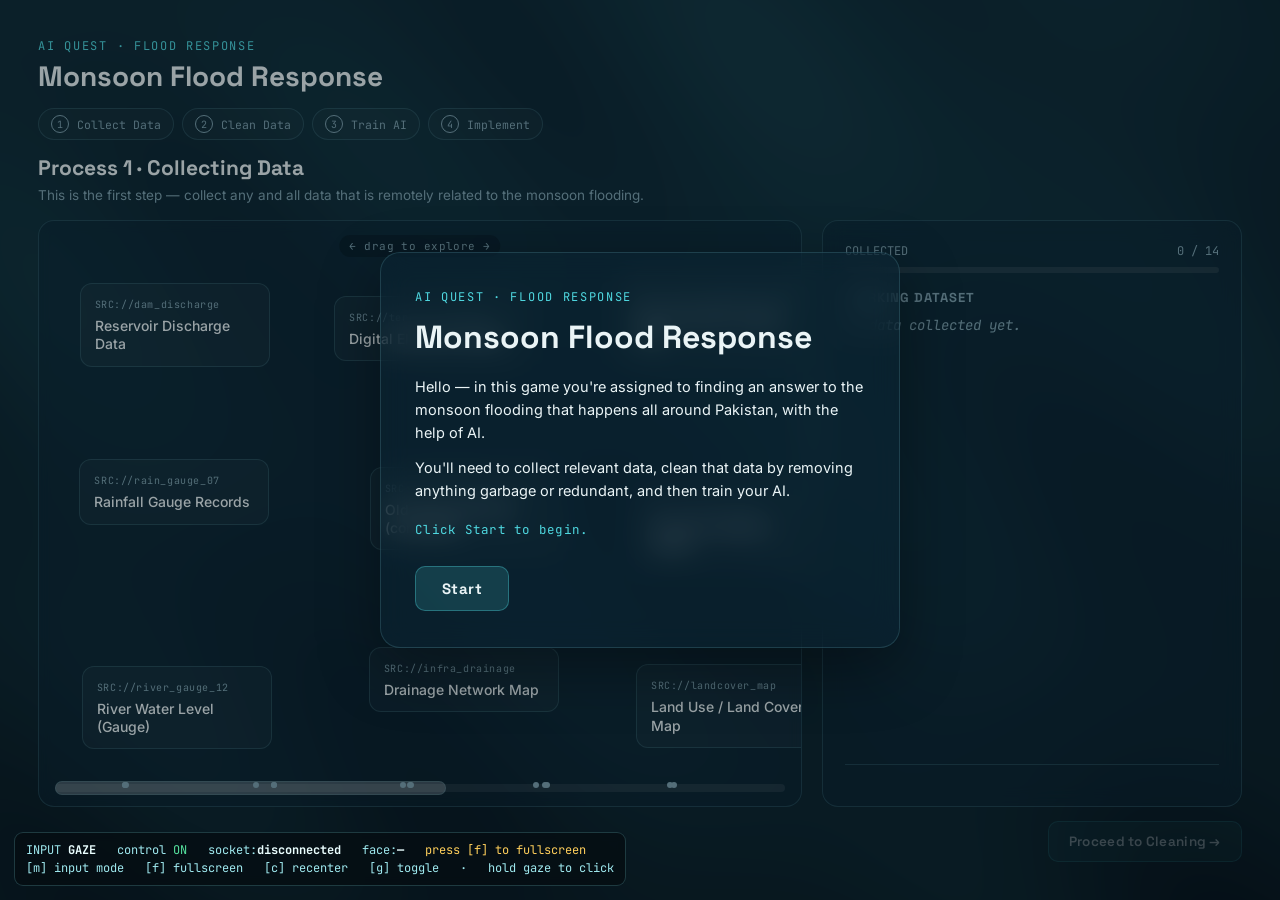
<file: game/workingGameTemplate/index.html>
<!DOCTYPE html>
<html lang="en">
<head>
<meta charset="UTF-8" />
<meta name="viewport" content="width=device-width, initial-scale=1.0" />
<title>Flood Response AI Quest</title>
<link rel="preconnect" href="https://fonts.googleapis.com">
<link rel="preconnect" href="https://fonts.gstatic.com" crossorigin>
<link href="https://fonts.googleapis.com/css2?family=Space+Grotesk:wght@500;700&family=Inter:wght@400;500;600&family=JetBrains+Mono:wght@400;500&display=swap" rel="stylesheet">
<link rel="stylesheet" href="styles.css">
</head>
<body>

<canvas id="bg-canvas"></canvas>

<!-- ============ INTRO / GREETING OVERLAY ============ -->
<div id="intro-overlay">
  <div id="intro-card">
    <span class="eyebrow">AI Quest &middot; Flood Response</span>
    <h1>Monsoon Flood Response</h1>
    <p>Hello — in this game you're assigned to finding an answer to the monsoon flooding that happens all around Pakistan, with the help of AI.</p>
    <p>You'll need to collect relevant data, clean that data by removing anything garbage or redundant, and then train your AI.</p>
    <p class="intro-cta-line">Click Start to begin.</p>
    <button id="start-btn">Start</button>
  </div>
</div>

<div class="app">
  <header>
    <span class="eyebrow">AI Quest &middot; Flood Response</span>
    <h1>Monsoon Flood Response</h1>
  </header>

  <!-- ============ PROCESS STEPPER ============ -->
  <ol id="stepper">
    <li class="step" data-stage="collect"><span class="step-num">1</span><span class="step-label">Collect Data</span></li>
    <li class="step" data-stage="clean"><span class="step-num">2</span><span class="step-label">Clean Data</span></li>
    <li class="step" data-stage="train"><span class="step-num">3</span><span class="step-label">Train AI</span></li>
    <li class="step" data-stage="implement"><span class="step-num">4</span><span class="step-label">Implement</span></li>
  </ol>

  <main>
    <!-- ============ PROCESS 1: COLLECT DATA ============ -->
    <section id="stage-collect" class="stage active">
      <div class="stage-intro">
        <h2>Process 1 &middot; Collecting Data</h2>
        <p class="stage-desc">This is the first step — collect any and all data that is remotely related to the monsoon flooding.</p>
      </div>

      <div class="stage-body">
        <section id="grid-panel" aria-label="Explorable field of data sources">
          <div id="world"></div>
          <div id="minimap"><div id="minimap-thumb"></div></div>
          <div class="pan-hint" id="pan-hint">← drag to explore →</div>
        </section>

        <aside id="sidebar" aria-label="Collected data log">
          <div id="progress-label">
            <span>COLLECTED</span>
            <span id="progress-count">0 / 0</span>
          </div>
          <div id="progress-track"><div id="progress-fill"></div></div>
          <h2 id="log-title">Working Dataset</h2>
          <ul id="collected-list">
            <li id="empty-hint" class="plain">No data collected yet.</li>
          </ul>
          <div id="status-line"></div>
        </aside>
      </div>

      <div class="stage-nav">
        <button id="to-clean-btn" class="proceed-btn" disabled>Proceed to Cleaning →</button>
      </div>
    </section>

    <!-- ============ PROCESS 2: CLEAN DATA ============ -->
    <section id="stage-clean" class="stage">
      <div class="stage-intro">
        <h2>Process 2 &middot; Cleaning the Data</h2>
        <p class="stage-desc">Now that the data is collected, clean it — keep only what's relevant, and cut anything garbage or redundant.</p>
      </div>

      <div class="stage-body single-panel">
        <div id="clean-panel">
          <p id="clean-summary" class="hint"></p>
          <div id="clean-grid"></div>
        </div>
      </div>

      <div class="stage-nav">
        <button id="to-train-btn" class="proceed-btn" disabled>Proceed to Training →</button>
      </div>
    </section>

    <!-- ============ PROCESS 3: TRAIN THE AI ============ -->
    <section id="stage-train" class="stage">
      <div class="stage-intro">
        <h2>Process 3 &middot; Train the AI</h2>
        <p class="stage-desc">Now that the data is clean and accurate, we can train our AI.</p>
      </div>

      <div class="stage-body single-panel">
        <div id="train-panel">
          <p id="train-summary" class="hint"></p>
          <button id="train-btn" class="proceed-btn">Train Model</button>
          <div id="train-result"></div>
        </div>
      </div>

      <div class="stage-nav">
        <button id="to-implement-btn" class="proceed-btn" disabled>Proceed to Implementation →</button>
      </div>
    </section>

    <!-- ============ PROCESS 4: IMPLEMENT ============ -->
    <section id="stage-implement" class="stage">
      <div class="stage-intro">
        <h2>Process 4 &middot; Implement</h2>
        <p class="stage-desc">Now implement the AI to find a solution to the monsoon flooding problem.</p>
      </div>

      <div class="stage-body single-panel">
        <div id="implement-panel">
          <div id="implement-content"></div>
        </div>
      </div>

      <div class="stage-nav">
        <button id="back-to-clean-btn" class="proceed-btn ghost">← Back to Cleaning</button>
        <button id="restart-btn" class="proceed-btn">Restart Game</button>
      </div>
    </section>
  </main>
</div>

<script src="main.js"></script>
<!-- Input layer before the client that consumes it. -->
<script src="input-manager.js?v=2"></script>
<script src="gaze-client.js?v=3"></script>
</body>
</html>
</file>
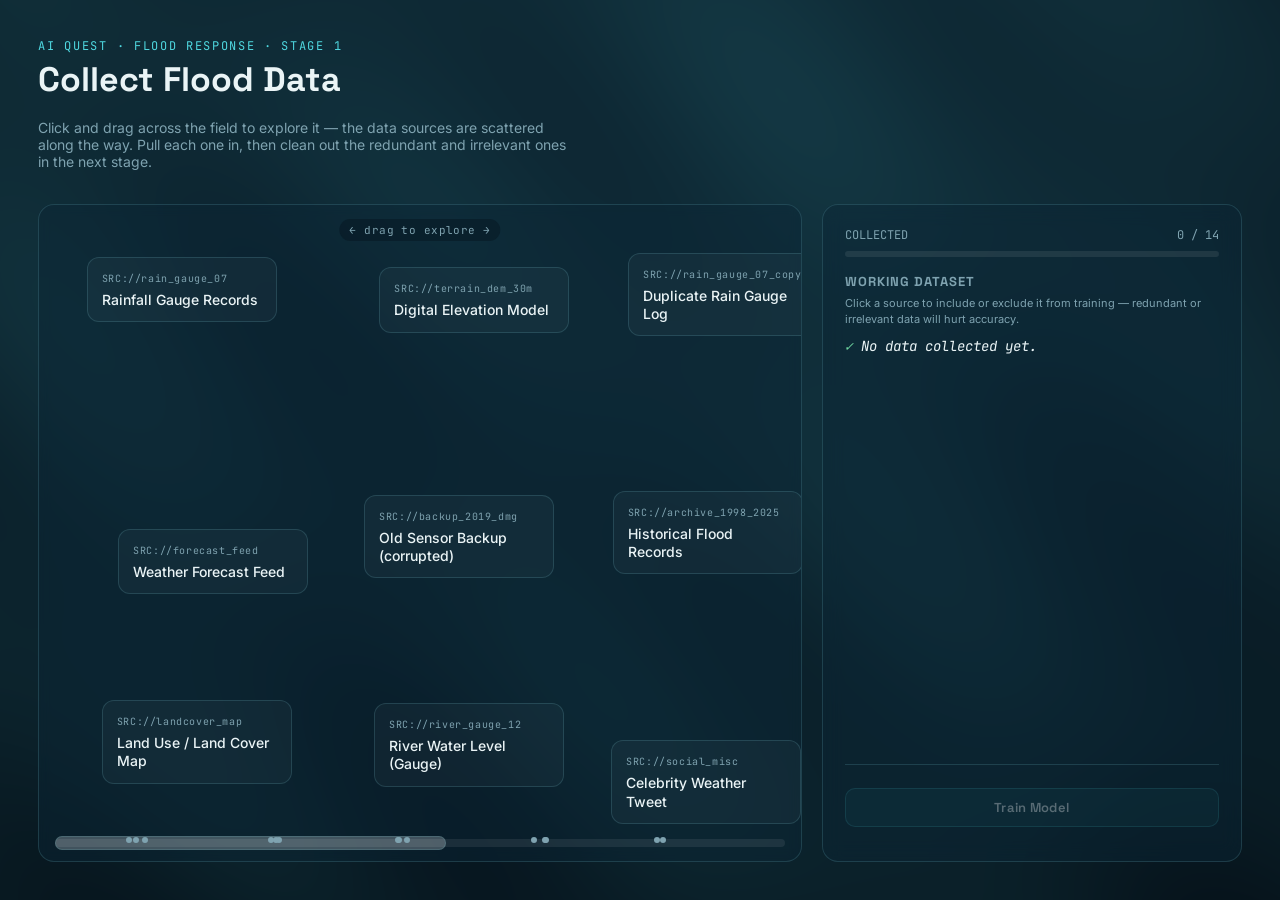
<file: gaze-detection/KPITB-Internship-jibran-KPITB/KPITB-Internship-jibran-KPITB/workingGameTemplate/index.html>
<!DOCTYPE html>
<html lang="en">
<head>
<meta charset="UTF-8" />
<meta name="viewport" content="width=device-width, initial-scale=1.0" />
<title>Flood Response AI Quest — Stage 1: Data Collection</title>
<link rel="preconnect" href="https://fonts.googleapis.com">
<link rel="preconnect" href="https://fonts.gstatic.com" crossorigin>
<link href="https://fonts.googleapis.com/css2?family=Space+Grotesk:wght@500;700&family=Inter:wght@400;500;600&family=JetBrains+Mono:wght@400;500&display=swap" rel="stylesheet">
<link rel="stylesheet" href="styles.css">
</head>
<body>

<canvas id="bg-canvas"></canvas>

<div class="app">
  <header>
    <span class="eyebrow">AI Quest &middot; Flood Response &middot; Stage 1</span>
    <h1>Collect Flood Data</h1>
    <p class="subtitle">Click and drag across the field to explore it — the data sources are scattered along the way. Pull each one in, then clean out the redundant and irrelevant ones in the next stage.</p>
  </header>

  <main>
    <section id="grid-panel" aria-label="Explorable field of data sources">
      <div id="world"></div>
      <div id="minimap"><div id="minimap-thumb"></div></div>
      <div class="pan-hint" id="pan-hint">← drag to explore →</div>
    </section>

    <aside id="sidebar" aria-label="Collected data log">
      <div id="progress-label">
        <span>COLLECTED</span>
        <span id="progress-count">0 / 0</span>
      </div>
      <div id="progress-track"><div id="progress-fill"></div></div>
      <h2 id="log-title">Working Dataset</h2>
      <p class="hint">Click a source to include or exclude it from training — redundant or irrelevant data will hurt accuracy.</p>
      <ul id="collected-list">
        <li id="empty-hint" style="list-style:none;background:none;border:none;padding:0;">No data collected yet.</li>
      </ul>
      <div id="status-line"></div>
      <button id="train-btn" disabled>Train Model</button>
      <div id="train-result"></div>
    </aside>
  </main>
</div>

<script src="main.js"></script>
</body>
</html>
</file>
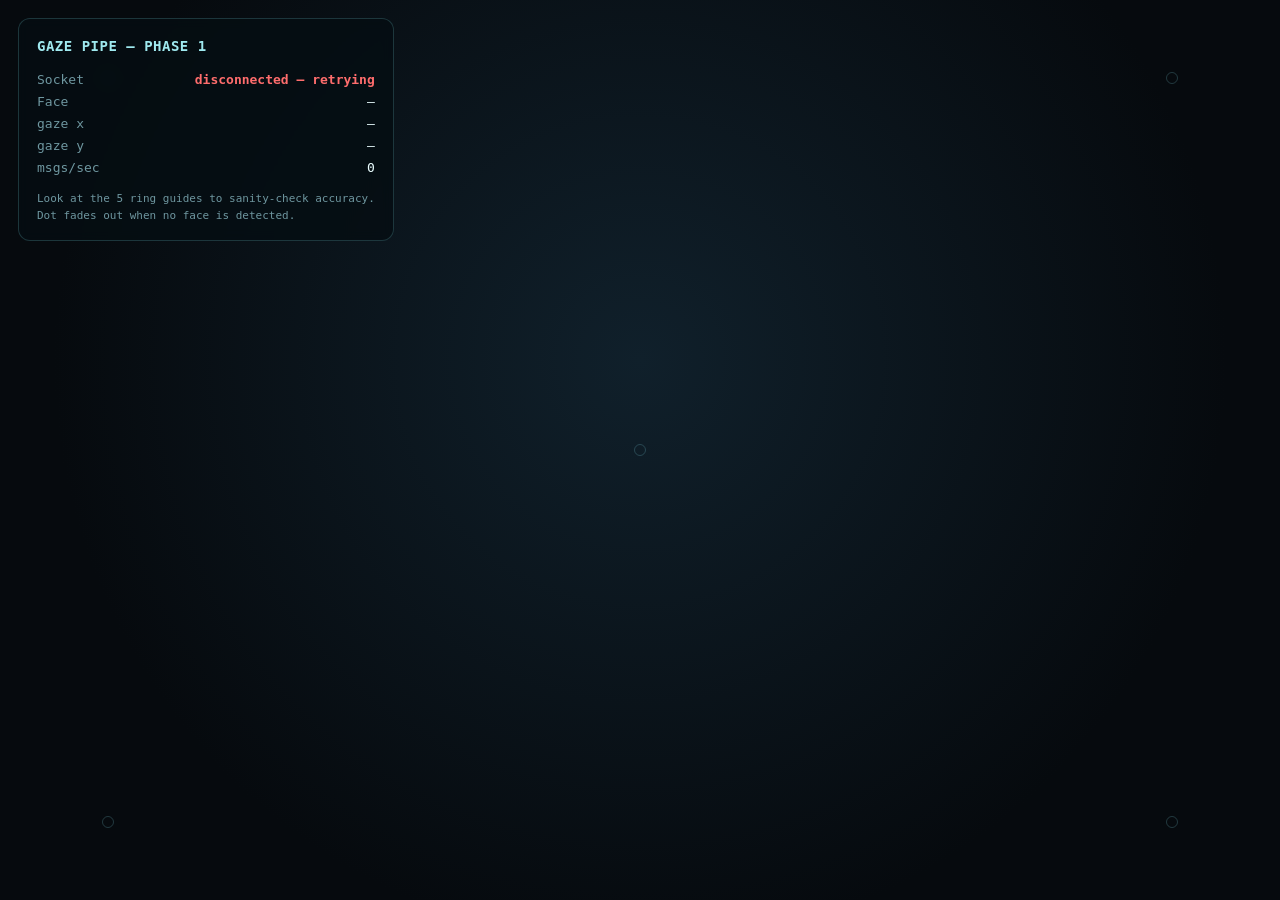
<file: gaze-detection/gaze_test.html>
<!DOCTYPE html>
<html lang="en">
<head>
<meta charset="UTF-8" />
<meta name="viewport" content="width=device-width, initial-scale=1.0" />
<title>Gaze Pipe Test — Phase 1</title>
<style>
  :root { color-scheme: dark; }
  * { box-sizing: border-box; }
  html, body { margin: 0; height: 100%; overflow: hidden;
    background: radial-gradient(circle at 50% 40%, #10202b, #060a0e 70%);
    font-family: "JetBrains Mono", ui-monospace, Consolas, monospace; color: #cfe8ec; }

  /* The gaze dot */
  #dot {
    position: fixed; top: 0; left: 0; width: 46px; height: 46px;
    margin: -23px 0 0 -23px; border-radius: 50%;
    border: 2px solid rgba(120, 240, 245, 0.9);
    background: radial-gradient(circle, rgba(120,240,245,0.55), rgba(120,240,245,0.05) 70%);
    box-shadow: 0 0 22px 6px rgba(80, 220, 230, 0.35);
    pointer-events: none; transition: opacity .15s;
    /* transform is set from JS; keep it snappy */
  }
  #dot.lost { opacity: 0; }

  /* crosshair center */
  #dot::after { content:""; position:absolute; inset:50% auto auto 50%;
    width:4px; height:4px; margin:-2px 0 0 -2px; border-radius:50%; background:#eafeff; }

  /* HUD */
  #hud {
    position: fixed; top: 18px; left: 18px; z-index: 10;
    background: rgba(6, 14, 19, 0.82); border: 1px solid rgba(90, 160, 170, 0.28);
    border-radius: 12px; padding: 16px 18px; min-width: 250px;
    backdrop-filter: blur(6px); font-size: 13px; line-height: 1.7;
  }
  #hud h1 { margin: 0 0 10px; font-size: 14px; letter-spacing: .5px;
    color: #9fe9ef; font-weight: 700; }
  .row { display: flex; justify-content: space-between; gap: 20px; }
  .k { color: #6f97a0; } .v { color: #eafeff; }
  #status { font-weight: 700; }
  .ok  { color: #56e39f; } .warn { color: #ffcf5c; } .err { color: #ff6d6d; }
  #hint { margin-top: 12px; font-size: 11px; color: #6f97a0; line-height: 1.5; }

  /* faint corner + center guides so you can judge accuracy */
  .guide { position: fixed; width: 12px; height: 12px; border: 1px solid rgba(120,200,210,.25);
    border-radius: 50%; pointer-events: none; }
  .g-tl{top:8%;left:8%}.g-tr{top:8%;right:8%}.g-bl{bottom:8%;left:8%}
  .g-br{bottom:8%;right:8%}.g-c{top:50%;left:50%;margin:-6px 0 0 -6px}
</style>
</head>
<body>
  <div class="guide g-tl"></div><div class="guide g-tr"></div>
  <div class="guide g-bl"></div><div class="guide g-br"></div><div class="guide g-c"></div>

  <div id="dot" class="lost"></div>

  <div id="hud">
    <h1>GAZE PIPE — PHASE 1</h1>
    <div class="row"><span class="k">Socket</span><span class="v" id="status">connecting…</span></div>
    <div class="row"><span class="k">Face</span><span class="v" id="face">—</span></div>
    <div class="row"><span class="k">gaze x</span><span class="v" id="gx">—</span></div>
    <div class="row"><span class="k">gaze y</span><span class="v" id="gy">—</span></div>
    <div class="row"><span class="k">msgs/sec</span><span class="v" id="rate">0</span></div>
    <div id="hint">Look at the 5 ring guides to sanity-check accuracy.<br>
      Dot fades out when no face is detected.</div>
  </div>

<script>
  const WS_URL = "ws://localhost:8765";

  const dot    = document.getElementById("dot");
  const elStat = document.getElementById("status");
  const elFace = document.getElementById("face");
  const elGX   = document.getElementById("gx");
  const elGY   = document.getElementById("gy");
  const elRate = document.getElementById("rate");

  let msgCount = 0;
  setInterval(() => { elRate.textContent = msgCount; msgCount = 0; }, 1000);

  function setStatus(text, cls) { elStat.textContent = text; elStat.className = "v " + cls; }

  function connect() {
    setStatus("connecting…", "warn");
    const ws = new WebSocket(WS_URL);

    ws.onopen = () => setStatus("connected", "ok");

    ws.onmessage = (ev) => {
      msgCount++;
      let m;
      try { m = JSON.parse(ev.data); } catch { return; }
      if (m.type !== "gaze") return;

      if (m.ok) {
        elFace.textContent = "detected";  elFace.className = "v ok";
        elGX.textContent = m.x.toFixed(3);
        elGY.textContent = m.y.toFixed(3);
        // Map normalized [0,1] → viewport pixels. (Fullscreen the tab for the
        // truest mapping — calibration was done against the whole screen.)
        const px = m.x * window.innerWidth;
        const py = m.y * window.innerHeight;
        dot.style.transform = `translate(${px}px, ${py}px)`;
        dot.classList.remove("lost");
      } else {
        elFace.textContent = "no face / out of zone"; elFace.className = "v warn";
        dot.classList.add("lost");
      }
    };

    ws.onclose = () => {
      setStatus("disconnected — retrying", "err");
      dot.classList.add("lost");
      setTimeout(connect, 1000);   // auto-reconnect (e.g. after restarting the server)
    };
    ws.onerror = () => ws.close();
  }

  connect();
</script>
</body>
</html>
</file>
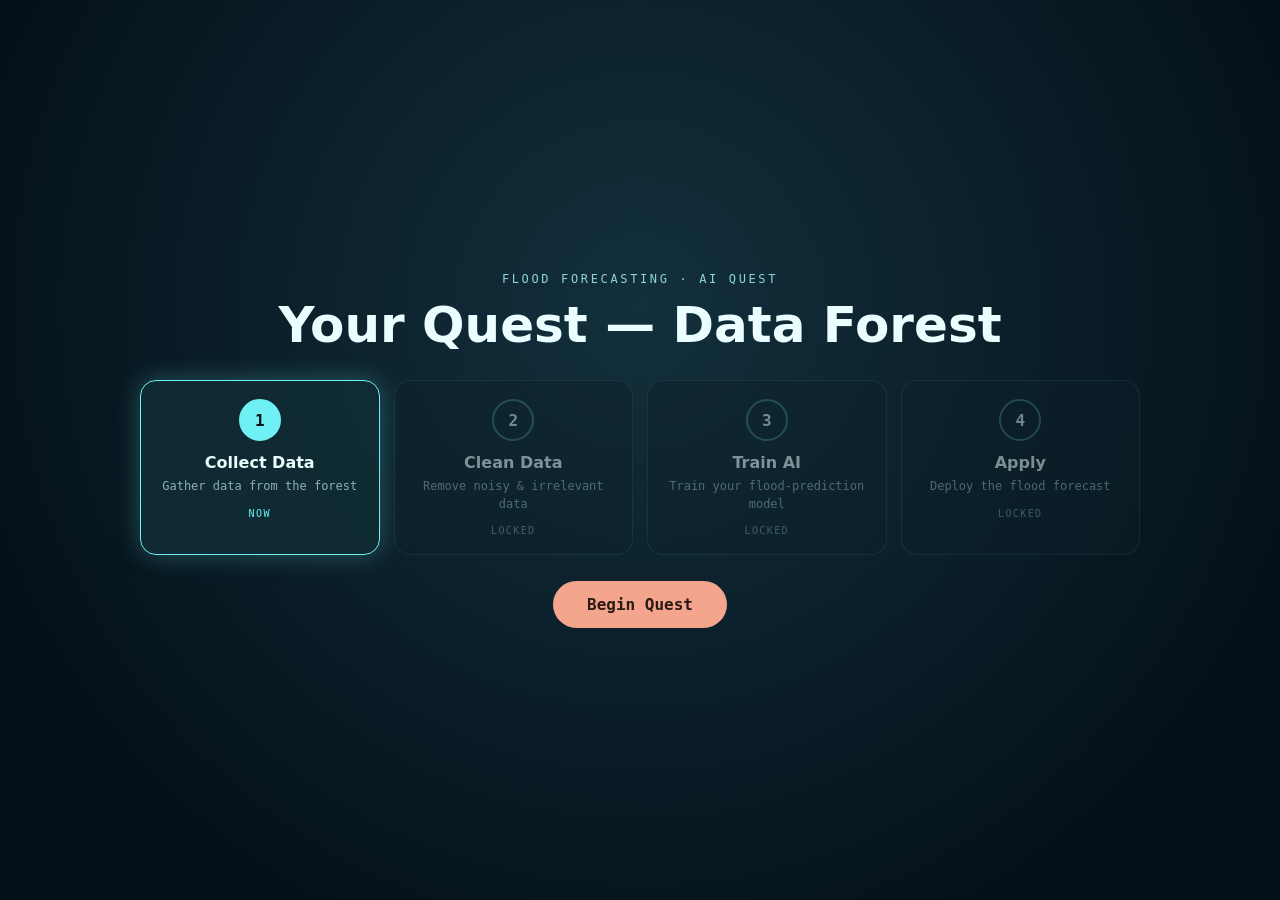
<file: game/workingGameTemplate/forest.html>
<!DOCTYPE html>
<html lang="en">
<head>
<meta charset="UTF-8" />
<meta name="viewport" content="width=device-width, initial-scale=1.0" />
<title>Data Forest — 3D (Phase 3)</title>
<style>
  html, body { margin: 0; height: 100%; overflow: hidden; background: #0a1a20;
    font-family: ui-monospace, "Cascadia Code", Consolas, monospace; color: #dcebed; }
  #app { position: fixed; inset: 0; display: block; }
  #loading { position: fixed; inset: 0; display: grid; place-items: center; z-index: 10;
    background: radial-gradient(circle at 50% 40%, #123, #06121a); transition: opacity .5s; }
  #loading.done { opacity: 0; pointer-events: none; }
  #loading .box { text-align: center; }
  #loading .bar { width: 240px; height: 4px; background: rgba(255,255,255,.12); border-radius: 3px;
    margin: 14px auto 0; overflow: hidden; }
  #loading .fill { height: 100%; width: 0%; background: #4fd8e0; transition: width .2s; }
  #loading .lbl { font-size: 13px; letter-spacing: .1em; text-transform: uppercase; color: #8fb8c0; }
  #hud { position: fixed; bottom: 14px; left: 14px; z-index: 5; font-size: 12px; line-height: 1.6;
    background: rgba(6,14,19,.72); border: 1px solid rgba(90,160,170,.3); border-radius: 9px;
    padding: 9px 12px; pointer-events: none; white-space: pre; }
  #hud b { color: #6ff0f5; }
</style>
<script type="importmap">
{
  "imports": {
    "three": "./vendor/three/three.module.min.js"
  }
}
</script>
</head>
<body>
  <canvas id="app"></canvas>
  <div id="hud">DATA FOREST · Phase 3\n<b>drag</b> to orbit  ·  <b>scroll</b> to zoom</div>
  <div id="loading"><div class="box">
    <div class="lbl">Loading forest…</div>
    <div class="bar"><div class="fill" id="load-fill"></div></div>
  </div></div>
  <!-- Input layer first: a classic script runs before the deferred module, so
       window.GameInput exists by the time forest.js starts. -->
  <script src="input-manager.js?v=2"></script>
  <script type="module" src="forest.js?v=5"></script>
  <script src="quest.js?v=3"></script>
</body>
</html>
</file>
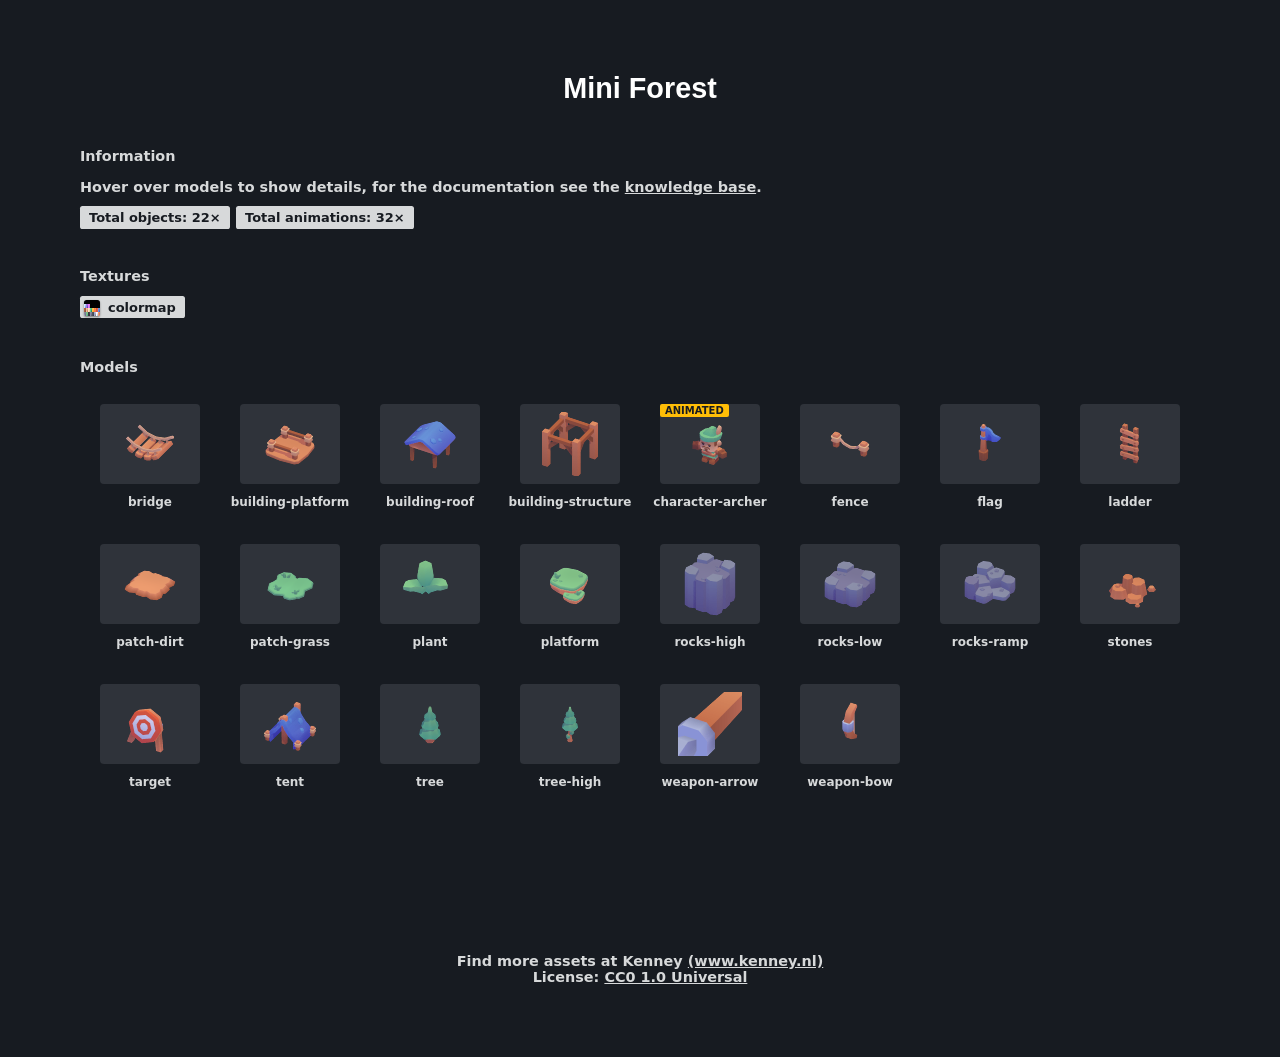
<file: game/assets/kennye'sMiniforest/Overview.html>
<!doctype html>

<html lang="en">
<head>
	<meta charset="utf-8">

	<title>Mini Forest</title>
	
	<meta name="description" content="Game assets overview">
	<meta name="author" content="Kenney">

</head>

<body>

	<div class='container header'><h1>Mini Forest</h1></div>
	
	<div class='container content'>
	
		<p><strong>Information</strong></p>
		
		<p>Hover over models to show details, for the documentation see the <a target='_blank' href='https://kenney.nl/knowledge-base/game-assets-3d/importing-3d-models-into-game-engines'>knowledge base</a>.</p>
		
		<p>
			<span class='data'><strong>Total objects:</strong> 22×</span><span class='data'><strong>Total animations:</strong> 32×</span>
		</p>
		
	</div>
	
	<div class='container content'>
	
		<p><strong>Textures</strong></p>
		
		<p><a href='Models/FBX format/Textures/colormap.png' target='_blank' class='data no-padding'><span class='swatch' style='background-image: url("Models/FBX format/Textures/colormap.png")'></span>colormap</a></p>
		
	</div>
	
	<div class='container content'>
	
		<p style='margin-bottom:2em'><strong>Models</strong></p>
		
		<div title='592 vertices • 0 group(s) • 0 animation(s)' class='package'><img src='Previews/bridge.png'/><br>bridge</div>
<div title='904 vertices • 0 group(s) • 0 animation(s)' class='package'><img src='Previews/building-platform.png'/><br>building-platform</div>
<div title='588 vertices • 0 group(s) • 0 animation(s)' class='package'><img src='Previews/building-roof.png'/><br>building-roof</div>
<div title='288 vertices • 0 group(s) • 0 animation(s)' class='package'><img src='Previews/building-structure.png'/><br>building-structure</div>
<div title='0 vertices • -1 group(s) • 32 animation(s)' class='package'><span class='animated'>Animated</span><img src='Previews/character-archer.png'/><br>character-archer</div>
<div title='544 vertices • 0 group(s) • 0 animation(s)' class='package'><img src='Previews/fence.png'/><br>fence</div>
<div title='288 vertices • 0 group(s) • 0 animation(s)' class='package'><img src='Previews/flag.png'/><br>flag</div>
<div title='400 vertices • 0 group(s) • 0 animation(s)' class='package'><img src='Previews/ladder.png'/><br>ladder</div>
<div title='168 vertices • 0 group(s) • 0 animation(s)' class='package'><img src='Previews/patch-dirt.png'/><br>patch-dirt</div>
<div title='545 vertices • 0 group(s) • 0 animation(s)' class='package'><img src='Previews/patch-grass.png'/><br>patch-grass</div>
<div title='408 vertices • 0 group(s) • 0 animation(s)' class='package'><img src='Previews/plant.png'/><br>plant</div>
<div title='1201 vertices • 0 group(s) • 0 animation(s)' class='package'><img src='Previews/platform.png'/><br>platform</div>
<div title='588 vertices • 0 group(s) • 0 animation(s)' class='package'><img src='Previews/rocks-high.png'/><br>rocks-high</div>
<div title='588 vertices • 0 group(s) • 0 animation(s)' class='package'><img src='Previews/rocks-low.png'/><br>rocks-low</div>
<div title='418 vertices • 0 group(s) • 0 animation(s)' class='package'><img src='Previews/rocks-ramp.png'/><br>rocks-ramp</div>
<div title='414 vertices • 0 group(s) • 0 animation(s)' class='package'><img src='Previews/stones.png'/><br>stones</div>
<div title='308 vertices • 0 group(s) • 0 animation(s)' class='package'><img src='Previews/target.png'/><br>target</div>
<div title='1480 vertices • 0 group(s) • 0 animation(s)' class='package'><img src='Previews/tent.png'/><br>tent</div>
<div title='428 vertices • 0 group(s) • 0 animation(s)' class='package'><img src='Previews/tree.png'/><br>tree</div>
<div title='578 vertices • 0 group(s) • 0 animation(s)' class='package'><img src='Previews/tree-high.png'/><br>tree-high</div>
<div title='108 vertices • 0 group(s) • 0 animation(s)' class='package'><img src='Previews/weapon-arrow.png'/><br>weapon-arrow</div>
<div title='136 vertices • 0 group(s) • 0 animation(s)' class='package'><img src='Previews/weapon-bow.png'/><br>weapon-bow</div>

		
	</div>
	
	<div class='clear'></div>
	
	<div class='container footer'>
	
		Find more assets at Kenney <a href='https://kenney.nl/assets'>(www.kenney.nl)</a><br>
		
		License: <a href='https://creativecommons.org/publicdomain/zero/1.0/'>CC0 1.0 Universal</a>
	
	</div>

</body>

	<style>
	
		body{
		
			font-family:system-ui;
			font-size:0.9em;
			font-weight:600;
			
			color:#d7d9da;
			background-color:#171B21;
			
			margin-top:5em;
			margin-bottom:5em;
			
			overflow-y:scroll;
			
		}
		
		h1{
		
			color:#FFFFFF;
			font-family:sans-serif;
			margin-bottom:1.2em;
		
		}
		
		a{ color:#d7d9da; }
		a:hover{ color:#ffbe07; }
	
		.container{
		
			max-width:1120px;
			margin:0 auto;
			
		}
		
		.container.header{
		
			text-align:center;
			margin-bottom:2.5em
		
		}
		
		.container.content{ margin-top:3em; }
		
		.container.footer{
		
			margin-top:1em;
			text-align:center
		
		}
	
		.package{
		
			float:left;
		
			width:12.5%;
			min-width:104px;
			
			height:140px;
			
			text-align:center;
			
			color:#d7d9da;
			text-decoration:none;
			
			font-size:12px;
			
			position:relative;
			
		}
		
		.package img{
		
			background-color:#2f333a;
			padding:8px 18px;
			border-radius:4px;
	
			width:64px;
			margin-bottom:8px;
		
		}
		
		.package img:hover{ background-color:#ECECEC; }
		
		.data{
		
			color: #171b21;
			background-color: #d7d9da;
			padding: 0.3em 0.7em;
			border-radius: 0.2em;
			font-size: 90%;
			
			margin-right:0.5em;
			text-decoration:none;
			
		}
		
		.data:hover{ background-color:#ffbe07; color:#171b21; }
		.no-padding{ padding-left:4px; }
		
		.swatch{
		
			display:inline-block;
		
			width: 16px; height: 16px;
			vertical-align: text-top;
			border-radius: 0.2em;
			
			margin-right: 8px;
			
			box-shadow: 0px 1px 2px #00000070;
			
			background-size:cover;
			
		}
		
		.animated{
		
			position: absolute;
			color: #171b21;
			background-color: #ffbe07;
			padding: 1px 5px;
			text-transform: uppercase;
			font-size: 10px;
			font-weight: bold;
			border-radius: 2px;
			pointer-events: none;
		
		}
	
		.clear{ clear:both; height:8em }
	
	</style>
	
</html>
</file>
<file: game/workingGameTemplate/styles.css>
:root{
  --bg-deep: #071620;
  --panel-bg: rgba(12, 38, 54, 0.45);
  --panel-border: rgba(120, 200, 210, 0.18);
  --accent-cyan: #4fd8e0;
  --accent-cyan-dim: rgba(79, 216, 224, 0.35);
  --accent-amber: #e8b34c;
  --text-main: #eaf4f6;
  --text-muted: #7fa3b0;
  --done-green: #6fd6a0;
}

* { box-sizing: border-box; }

html, body {
  margin: 0;
  height: 100%;
  background: var(--bg-deep);
  color: var(--text-main);
  font-family: 'Inter', sans-serif;
  overflow: hidden;
}

#bg-canvas {
  position: fixed;
  inset: 0;
  width: 100%;
  height: 100%;
  display: block;
  z-index: 0;
}

/* ============================================================
   INTRO / GREETING OVERLAY
   ============================================================ */
#intro-overlay {
  position: fixed;
  inset: 0;
  z-index: 50;
  display: flex;
  align-items: center;
  justify-content: center;
  padding: 24px;
  background: rgba(4, 12, 18, 0.35);
}

#intro-card {
  max-width: 520px;
  background: var(--panel-bg);
  border: 1px solid var(--panel-border);
  border-radius: 20px;
  backdrop-filter: blur(14px);
  padding: 36px 34px;
  display: flex;
  flex-direction: column;
  gap: 12px;
  box-shadow: 0 20px 60px rgba(0,0,0,0.35);
}

#intro-card h1 {
  font-family: 'Space Grotesk', sans-serif;
  font-weight: 700;
  font-size: clamp(24px, 4vw, 32px);
  margin: 0 0 6px;
}

#intro-card p {
  color: var(--text-main);
  font-size: 14.5px;
  line-height: 1.6;
  margin: 0;
}

#intro-card .intro-cta-line {
  color: var(--accent-cyan);
  font-family: 'JetBrains Mono', monospace;
  font-size: 12.5px;
  letter-spacing: 0.02em;
  margin-top: 6px;
}

#start-btn {
  align-self: flex-start;
  margin-top: 14px;
  padding: 12px 26px;
  border-radius: 10px;
  border: 1px solid var(--accent-cyan-dim);
  background: rgba(79, 216, 224, 0.16);
  color: var(--text-main);
  font-family: 'Space Grotesk', sans-serif;
  font-weight: 700;
  font-size: 15px;
  letter-spacing: 0.03em;
  cursor: pointer;
  transition: background 0.15s ease, transform 0.15s ease;
}

#start-btn:hover {
  background: rgba(79, 216, 224, 0.28);
  transform: translateY(-1px);
}

body.started #intro-overlay {
  display: none;
}

/* ============================================================
   APP SHELL
   ============================================================ */
.app {
  position: relative;
  z-index: 1;
  height: 100vh;
  display: flex;
  flex-direction: column;
  padding: clamp(16px, 3vw, 40px);
  gap: 14px;
}

header {
  display: flex;
  flex-direction: column;
  gap: 4px;
}

.eyebrow {
  font-family: 'JetBrains Mono', monospace;
  font-size: 12px;
  letter-spacing: 0.14em;
  text-transform: uppercase;
  color: var(--accent-cyan);
}

h1 {
  font-family: 'Space Grotesk', sans-serif;
  font-weight: 700;
  font-size: clamp(20px, 3vw, 28px);
  margin: 0;
}

/* ============================================================
   PROCESS STEPPER
   ============================================================ */
#stepper {
  display: flex;
  align-items: center;
  list-style: none;
  margin: 0;
  padding: 0;
  gap: 8px;
}

.step {
  display: flex;
  align-items: center;
  gap: 8px;
  font-family: 'JetBrains Mono', monospace;
  font-size: 11.5px;
  color: var(--text-muted);
  padding: 6px 12px;
  border: 1px solid var(--panel-border);
  border-radius: 20px;
  background: rgba(255,255,255,0.02);
  transition: color 0.2s ease, border-color 0.2s ease, background 0.2s ease;
}

.step-num {
  width: 18px;
  height: 18px;
  border-radius: 50%;
  border: 1px solid currentColor;
  display: flex;
  align-items: center;
  justify-content: center;
  font-size: 10px;
}

.step.active {
  color: var(--accent-cyan);
  border-color: var(--accent-cyan-dim);
  background: rgba(79, 216, 224, 0.08);
}

.step.done {
  color: var(--done-green);
  border-color: rgba(111, 214, 160, 0.35);
}

.step.done .step-num::before { content: "✓"; }
.step.done .step-num { font-size: 0; }
.step.done .step-num::before { font-size: 10px; }

/* ============================================================
   STAGE LAYOUT (shared)
   ============================================================ */
main {
  flex: 1;
  min-height: 0;
  display: flex;
}

.stage {
  display: none;
  flex-direction: column;
  gap: 14px;
  flex: 1;
  min-height: 0;
  width: 100%;
}

.stage.active { display: flex; }

.stage-intro h2 {
  font-family: 'Space Grotesk', sans-serif;
  font-size: clamp(17px, 2.2vw, 21px);
  margin: 0 0 4px;
}

.stage-desc {
  color: var(--text-muted);
  font-size: 13.5px;
  max-width: 68ch;
  margin: 0;
  line-height: 1.5;
}

.stage-body {
  flex: 1;
  min-height: 0;
  display: grid;
  grid-template-columns: 1fr 420px;
  gap: 20px;
}

.stage-body.single-panel {
  grid-template-columns: 1fr;
  justify-items: center;
  align-content: start;
}

@media (max-width: 820px) {
  .stage-body { grid-template-columns: 1fr; }
  #sidebar { max-height: 46vh; }
}

.stage-nav {
  display: flex;
  justify-content: flex-end;
  gap: 10px;
}

.proceed-btn {
  padding: 11px 20px;
  border-radius: 10px;
  border: 1px solid var(--accent-cyan-dim);
  background: rgba(79, 216, 224, 0.12);
  color: var(--text-main);
  font-family: 'Space Grotesk', sans-serif;
  font-weight: 600;
  font-size: 13.5px;
  letter-spacing: 0.02em;
  cursor: pointer;
  transition: background 0.15s ease, opacity 0.15s ease;
}

.proceed-btn:hover:not(:disabled) {
  background: rgba(79, 216, 224, 0.22);
}

.proceed-btn:disabled {
  opacity: 0.35;
  cursor: default;
}

.proceed-btn.ghost {
  background: transparent;
  border-color: var(--panel-border);
  color: var(--text-muted);
}

.proceed-btn.ghost:hover { color: var(--text-main); }

/* ============================================================
   STAGE 1 — COLLECT (field + sidebar)
   ============================================================ */
#grid-panel {
  position: relative;
  background: var(--panel-bg);
  border: 1px solid var(--panel-border);
  border-radius: 16px;
  backdrop-filter: blur(6px);
  overflow: hidden;
  cursor: grab;
  touch-action: none;
  -webkit-user-select: none;
  user-select: none;
}

#grid-panel.panning { cursor: grabbing; }

#world {
  position: absolute;
  top: 0;
  left: 0;
  height: 100%;
  will-change: transform;
}

.data-btn {
  position: absolute;
  text-align: left;
  width: 190px;
  background: rgba(255,255,255,0.03);
  border: 1px solid var(--panel-border);
  border-radius: 12px;
  padding: 14px 14px 12px;
  color: var(--text-main);
  cursor: pointer;
  font-family: 'Inter', sans-serif;
  transition: transform 0.15s ease, border-color 0.15s ease, background 0.15s ease;
}

.data-btn:hover:not(:disabled) {
  transform: translateY(-2px);
  border-color: var(--accent-cyan-dim);
  background: rgba(79, 216, 224, 0.07);
}

.data-btn:active:not(:disabled) {
  transform: translateY(0px) scale(0.98);
}

.data-btn .tag {
  display: block;
  font-family: 'JetBrains Mono', monospace;
  font-size: 10px;
  color: var(--text-muted);
  letter-spacing: 0.06em;
  margin-bottom: 6px;
}

.data-btn .label {
  display: block;
  font-size: 14px;
  font-weight: 500;
  line-height: 1.3;
}

.data-btn:disabled {
  cursor: default;
  opacity: 0.4;
  border-color: var(--done-green);
  background: rgba(111, 214, 160, 0.06);
}

.data-btn:disabled .label::after {
  content: " ✓ collected";
  color: var(--done-green);
  font-size: 11px;
  font-family: 'JetBrains Mono', monospace;
}

#minimap {
  position: absolute;
  left: 16px;
  right: 16px;
  bottom: 14px;
  height: 8px;
  border-radius: 4px;
  background: rgba(255,255,255,0.08);
  z-index: 2;
}

#minimap-thumb {
  position: absolute;
  top: -3px;
  height: 14px;
  border-radius: 7px;
  background: rgba(234,244,246,0.25);
  border: 1px solid var(--panel-border);
  pointer-events: none;
}

.minimap-dot {
  position: absolute;
  top: -2px;
  width: 6px;
  height: 6px;
  border-radius: 50%;
  background: var(--text-muted);
  transform: translateX(-3px);
}

.minimap-dot.done { background: var(--done-green); }

.pan-hint {
  position: absolute;
  top: 14px;
  left: 50%;
  transform: translateX(-50%);
  font-family: 'JetBrains Mono', monospace;
  font-size: 11px;
  color: var(--text-muted);
  background: rgba(7, 22, 32, 0.5);
  padding: 4px 10px;
  border-radius: 20px;
  letter-spacing: 0.04em;
  z-index: 2;
  pointer-events: none;
  transition: opacity 0.4s ease;
}

#sidebar {
  background: var(--panel-bg);
  border: 1px solid var(--panel-border);
  border-radius: 16px;
  backdrop-filter: blur(10px);
  padding: 22px;
  display: flex;
  flex-direction: column;
  min-height: 0;
}

#progress-label {
  font-family: 'JetBrains Mono', monospace;
  font-size: 12px;
  color: var(--text-muted);
  margin-bottom: 8px;
  display: flex;
  justify-content: space-between;
}

#progress-track {
  height: 6px;
  border-radius: 4px;
  background: rgba(255,255,255,0.08);
  overflow: hidden;
  margin-bottom: 16px;
}

#progress-fill {
  height: 100%;
  width: 0%;
  background: linear-gradient(90deg, var(--accent-cyan), var(--done-green));
  transition: width 0.35s ease;
}

#log-title {
  font-family: 'Space Grotesk', sans-serif;
  font-size: 13px;
  text-transform: uppercase;
  letter-spacing: 0.08em;
  color: var(--text-muted);
  margin: 0 0 10px;
}

#collected-list {
  list-style: none;
  margin: 0;
  padding: 0;
  overflow-y: auto;
  display: flex;
  flex-direction: column;
  gap: 8px;
  flex: 1;
  min-height: 120px;
}

#collected-list li {
  font-size: 14px;
  padding: 10px 12px;
  font-family: 'JetBrains Mono', monospace;
  color: var(--text-main);
  background: rgba(111, 214, 160, 0.08);
  border-left: 2px solid var(--done-green);
  border-radius: 4px;
  animation: slideIn 0.25s ease;
}

#collected-list li::before {
  content: "✓ ";
  color: var(--done-green);
}

#collected-list li.plain {
  background: none;
  border: none;
  padding: 0;
  color: var(--text-muted);
  font-style: italic;
}

#collected-list li.plain::before { content: ""; }

@keyframes slideIn {
  from { opacity: 0; transform: translateX(6px); }
  to { opacity: 1; transform: translateX(0); }
}

.hint {
  font-size: 12px;
  color: var(--text-muted);
  line-height: 1.4;
  margin: 0 0 14px;
}

#status-line {
  margin-top: 14px;
  padding-top: 12px;
  border-top: 1px solid var(--panel-border);
  font-size: 12px;
  color: var(--accent-amber);
  min-height: 20px;
}

/* ============================================================
   STAGE 2 — CLEAN
   ============================================================ */
#clean-panel {
  width: 100%;
  max-width: 900px;
  background: var(--panel-bg);
  border: 1px solid var(--panel-border);
  border-radius: 16px;
  backdrop-filter: blur(10px);
  padding: 22px;
  overflow-y: auto;
}

#clean-grid {
  display: grid;
  grid-template-columns: repeat(auto-fill, minmax(220px, 1fr));
  gap: 12px;
}

.clean-card {
  text-align: left;
  cursor: pointer;
  background: rgba(111, 214, 160, 0.08);
  border: 1px solid var(--panel-border);
  border-left: 3px solid var(--done-green);
  border-radius: 10px;
  padding: 12px 14px;
  color: var(--text-main);
  font-family: 'Inter', sans-serif;
  transition: opacity 0.15s ease, background 0.15s ease, border-color 0.15s ease;
}

.clean-card .tag {
  display: block;
  font-family: 'JetBrains Mono', monospace;
  font-size: 10px;
  color: var(--text-muted);
  margin-bottom: 6px;
}

.clean-card .label {
  display: block;
  font-size: 13.5px;
  font-weight: 500;
}

.clean-card .state {
  display: block;
  margin-top: 8px;
  font-family: 'JetBrains Mono', monospace;
  font-size: 10.5px;
  color: var(--done-green);
}

.clean-card.excluded {
  opacity: 0.4;
  background: rgba(255,255,255,0.03);
  border-left-color: var(--text-muted);
}

.clean-card.excluded .state {
  color: var(--text-muted);
}

/* ============================================================
   STAGE 3 — TRAIN
   ============================================================ */
#train-panel {
  width: 100%;
  max-width: 520px;
  background: var(--panel-bg);
  border: 1px solid var(--panel-border);
  border-radius: 16px;
  backdrop-filter: blur(10px);
  padding: 26px;
  text-align: center;
}

#train-panel #train-btn {
  width: 100%;
}

#train-result {
  margin-top: 16px;
  font-size: 12px;
  text-align: left;
}

#train-result .accuracy-line {
  display: flex;
  justify-content: space-between;
  font-family: 'JetBrains Mono', monospace;
  color: var(--text-muted);
  margin-bottom: 6px;
}

#train-result .accuracy-track {
  height: 6px;
  border-radius: 4px;
  background: rgba(255,255,255,0.08);
  overflow: hidden;
  margin-bottom: 10px;
}

#train-result .accuracy-fill {
  height: 100%;
  width: 0%;
  background: linear-gradient(90deg, var(--accent-amber), var(--done-green));
  transition: width 0.5s ease;
}

#train-result .accuracy-msg {
  color: var(--text-main);
  line-height: 1.45;
}

/* ============================================================
   STAGE 4 — IMPLEMENT
   ============================================================ */
#implement-panel {
  width: 100%;
  max-width: 640px;
  background: var(--panel-bg);
  border: 1px solid var(--panel-border);
  border-radius: 16px;
  backdrop-filter: blur(10px);
  padding: 28px;
}

#implement-content .result-tag {
  display: inline-block;
  font-family: 'JetBrains Mono', monospace;
  font-size: 11px;
  letter-spacing: 0.06em;
  text-transform: uppercase;
  padding: 4px 10px;
  border-radius: 20px;
  border: 1px solid var(--panel-border);
  margin-bottom: 12px;
}

#implement-content .result-tag.good { color: var(--done-green); border-color: rgba(111,214,160,0.4); }
#implement-content .result-tag.mid { color: var(--accent-amber); border-color: rgba(232,179,76,0.4); }
#implement-content .result-tag.bad { color: #e88a6c; border-color: rgba(232,138,108,0.4); }

#implement-content h3 {
  font-family: 'Space Grotesk', sans-serif;
  font-size: 18px;
  margin: 0 0 10px;
}

#implement-content p {
  font-size: 14px;
  line-height: 1.6;
  color: var(--text-main);
  margin: 0 0 10px;
}

#implement-content .recap {
  margin-top: 16px;
  padding-top: 14px;
  border-top: 1px solid var(--panel-border);
  font-family: 'JetBrains Mono', monospace;
  font-size: 11.5px;
  color: var(--text-muted);
}
</file>
<file: gaze-detection/KPITB-Internship-jibran-KPITB/KPITB-Internship-jibran-KPITB/workingGameTemplate/styles.css>
:root{
    --bg-deep: #071620;
    --panel-bg: rgba(12, 38, 54, 0.45);
    --panel-border: rgba(120, 200, 210, 0.18);
    --accent-cyan: #4fd8e0;
    --accent-cyan-dim: rgba(79, 216, 224, 0.35);
    --accent-amber: #e8b34c;
    --text-main: #eaf4f6;
    --text-muted: #7fa3b0;
    --done-green: #6fd6a0;
  }

  * { box-sizing: border-box; }

  html, body {
    margin: 0;
    height: 100%;
    background: var(--bg-deep);
    color: var(--text-main);
    font-family: 'Inter', sans-serif;
    overflow: hidden;
  }

  #bg-canvas {
    position: fixed;
    inset: 0;
    width: 100%;
    height: 100%;
    display: block;
    z-index: 0;
  }

  .app {
    position: relative;
    z-index: 1;
    height: 100vh;
    display: flex;
    flex-direction: column;
    padding: clamp(16px, 3vw, 40px);
    gap: 20px;
  }

  header {
    display: flex;
    flex-direction: column;
    gap: 4px;
  }

  .eyebrow {
    font-family: 'JetBrains Mono', monospace;
    font-size: 12px;
    letter-spacing: 0.14em;
    text-transform: uppercase;
    color: var(--accent-cyan);
  }

  h1 {
    font-family: 'Space Grotesk', sans-serif;
    font-weight: 700;
    font-size: clamp(22px, 3vw, 34px);
    margin: 0;
  }

  .subtitle {
    color: var(--text-muted);
    font-size: 14px;
    max-width: 60ch;
  }

  main {
    flex: 1;
    display: grid;
    grid-template-columns: 1fr 420px;
    gap: 20px;
    min-height: 0;
  }

  @media (max-width: 820px) {
    main { grid-template-columns: 1fr; }
    #sidebar { max-height: 46vh; }
  }

  /* --- Explorable world viewport --- */
  #grid-panel {
    position: relative;
    background: var(--panel-bg);
    border: 1px solid var(--panel-border);
    border-radius: 16px;
    backdrop-filter: blur(6px);
    overflow: hidden;
    cursor: grab;
    touch-action: none;
    -webkit-user-select: none;
    user-select: none;
  }

  #grid-panel.panning { cursor: grabbing; }

  #world {
    position: absolute;
    top: 0;
    left: 0;
    height: 100%;
    will-change: transform;
  }

  .data-btn {
    position: absolute;
    text-align: left;
    width: 190px;
    background: rgba(255,255,255,0.03);
    border: 1px solid var(--panel-border);
    border-radius: 12px;
    padding: 14px 14px 12px;
    color: var(--text-main);
    cursor: pointer;
    font-family: 'Inter', sans-serif;
    transition: transform 0.15s ease, border-color 0.15s ease, background 0.15s ease;
  }

  .data-btn:hover:not(:disabled) {
    transform: translateY(-2px);
    border-color: var(--accent-cyan-dim);
    background: rgba(79, 216, 224, 0.07);
  }

  .data-btn:active:not(:disabled) {
    transform: translateY(0px) scale(0.98);
  }

  .data-btn .tag {
    display: block;
    font-family: 'JetBrains Mono', monospace;
    font-size: 10px;
    color: var(--text-muted);
    letter-spacing: 0.06em;
    margin-bottom: 6px;
  }

  .data-btn .label {
    display: block;
    font-size: 14px;
    font-weight: 500;
    line-height: 1.3;
  }

  .data-btn:disabled {
    cursor: default;
    opacity: 0.4;
    border-color: var(--done-green);
    background: rgba(111, 214, 160, 0.06);
  }

  .data-btn:disabled .label::after {
    content: " ✓ collected";
    color: var(--done-green);
    font-size: 11px;
    font-family: 'JetBrains Mono', monospace;
  }

  /* Minimap strip along the bottom of the world viewport */
  #minimap {
    position: absolute;
    left: 16px;
    right: 16px;
    bottom: 14px;
    height: 8px;
    border-radius: 4px;
    background: rgba(255,255,255,0.08);
    z-index: 2;
  }

  #minimap-thumb {
    position: absolute;
    top: -3px;
    height: 14px;
    border-radius: 7px;
    background: rgba(234,244,246,0.25);
    border: 1px solid var(--panel-border);
    pointer-events: none;
  }

  .minimap-dot {
    position: absolute;
    top: -2px;
    width: 6px;
    height: 6px;
    border-radius: 50%;
    background: var(--text-muted);
    transform: translateX(-3px);
  }

  .minimap-dot.done { background: var(--done-green); }

  .pan-hint {
    position: absolute;
    top: 14px;
    left: 50%;
    transform: translateX(-50%);
    font-family: 'JetBrains Mono', monospace;
    font-size: 11px;
    color: var(--text-muted);
    background: rgba(7, 22, 32, 0.5);
    padding: 4px 10px;
    border-radius: 20px;
    letter-spacing: 0.04em;
    z-index: 2;
    pointer-events: none;
    transition: opacity 0.4s ease;
  }

  /* --- Sidebar: progress + collected log --- */
  #sidebar {
    background: var(--panel-bg);
    border: 1px solid var(--panel-border);
    border-radius: 16px;
    backdrop-filter: blur(10px);
    padding: 22px;
    display: flex;
    flex-direction: column;
    min-height: 0;
  }

  #progress-label {
    font-family: 'JetBrains Mono', monospace;
    font-size: 12px;
    color: var(--text-muted);
    margin-bottom: 8px;
    display: flex;
    justify-content: space-between;
  }

  #progress-track {
    height: 6px;
    border-radius: 4px;
    background: rgba(255,255,255,0.08);
    overflow: hidden;
    margin-bottom: 16px;
  }

  #progress-fill {
    height: 100%;
    width: 0%;
    background: linear-gradient(90deg, var(--accent-cyan), var(--done-green));
    transition: width 0.35s ease;
  }

  #log-title {
    font-family: 'Space Grotesk', sans-serif;
    font-size: 13px;
    text-transform: uppercase;
    letter-spacing: 0.08em;
    color: var(--text-muted);
    margin: 0 0 10px;
  }

  #collected-list {
    list-style: none;
    margin: 0;
    padding: 0;
    overflow-y: auto;
    display: flex;
    flex-direction: column;
    gap: 8px;
    flex: 1;
    min-height: 120px;
  }

  #collected-list li {
    font-size: 14px;
    padding: 10px 12px;
    font-family: 'JetBrains Mono', monospace;
    color: var(--text-main);
    background: rgba(111, 214, 160, 0.08);
    border-left: 2px solid var(--done-green);
    border-radius: 4px;
    animation: slideIn 0.25s ease;
    cursor: pointer;
    transition: opacity 0.15s ease, border-color 0.15s ease, background 0.15s ease;
  }

  #collected-list li::before {
    content: "✓ ";
    color: var(--done-green);
  }

  #collected-list li.excluded {
    opacity: 0.4;
    background: rgba(255,255,255,0.03);
    border-left-color: var(--text-muted);
  }

  #collected-list li.excluded::before {
    content: "✕ ";
    color: var(--text-muted);
  }

  #empty-hint {
    color: var(--text-muted);
    font-size: 13px;
    font-style: italic;
    cursor: default;
  }

  #empty-hint::before { content: ""; }

  @keyframes slideIn {
    from { opacity: 0; transform: translateX(6px); }
    to { opacity: 1; transform: translateX(0); }
  }

  .hint {
    font-size: 11px;
    color: var(--text-muted);
    line-height: 1.4;
    margin: -4px 0 10px;
  }

  #status-line {
    margin-top: 14px;
    padding-top: 12px;
    border-top: 1px solid var(--panel-border);
    font-size: 12px;
    color: var(--accent-amber);
    min-height: 20px;
  }

  #train-btn {
    margin-top: 4px;
    padding: 10px 14px;
    border-radius: 10px;
    border: 1px solid var(--accent-cyan-dim);
    background: rgba(79, 216, 224, 0.12);
    color: var(--text-main);
    font-family: 'Space Grotesk', sans-serif;
    font-weight: 600;
    font-size: 13px;
    letter-spacing: 0.02em;
    cursor: pointer;
    transition: background 0.15s ease, opacity 0.15s ease;
  }

  #train-btn:hover:not(:disabled) {
    background: rgba(79, 216, 224, 0.22);
  }

  #train-btn:disabled {
    opacity: 0.35;
    cursor: default;
  }

  #train-result {
    margin-top: 12px;
    font-size: 12px;
  }

  #train-result .accuracy-line {
    display: flex;
    justify-content: space-between;
    font-family: 'JetBrains Mono', monospace;
    color: var(--text-muted);
    margin-bottom: 6px;
  }

  #train-result .accuracy-track {
    height: 6px;
    border-radius: 4px;
    background: rgba(255,255,255,0.08);
    overflow: hidden;
    margin-bottom: 10px;
  }

  #train-result .accuracy-fill {
    height: 100%;
    width: 0%;
    background: linear-gradient(90deg, var(--accent-amber), var(--done-green));
    transition: width 0.5s ease;
  }

  #train-result .accuracy-msg {
    color: var(--text-main);
    line-height: 1.45;
  }
</file>
